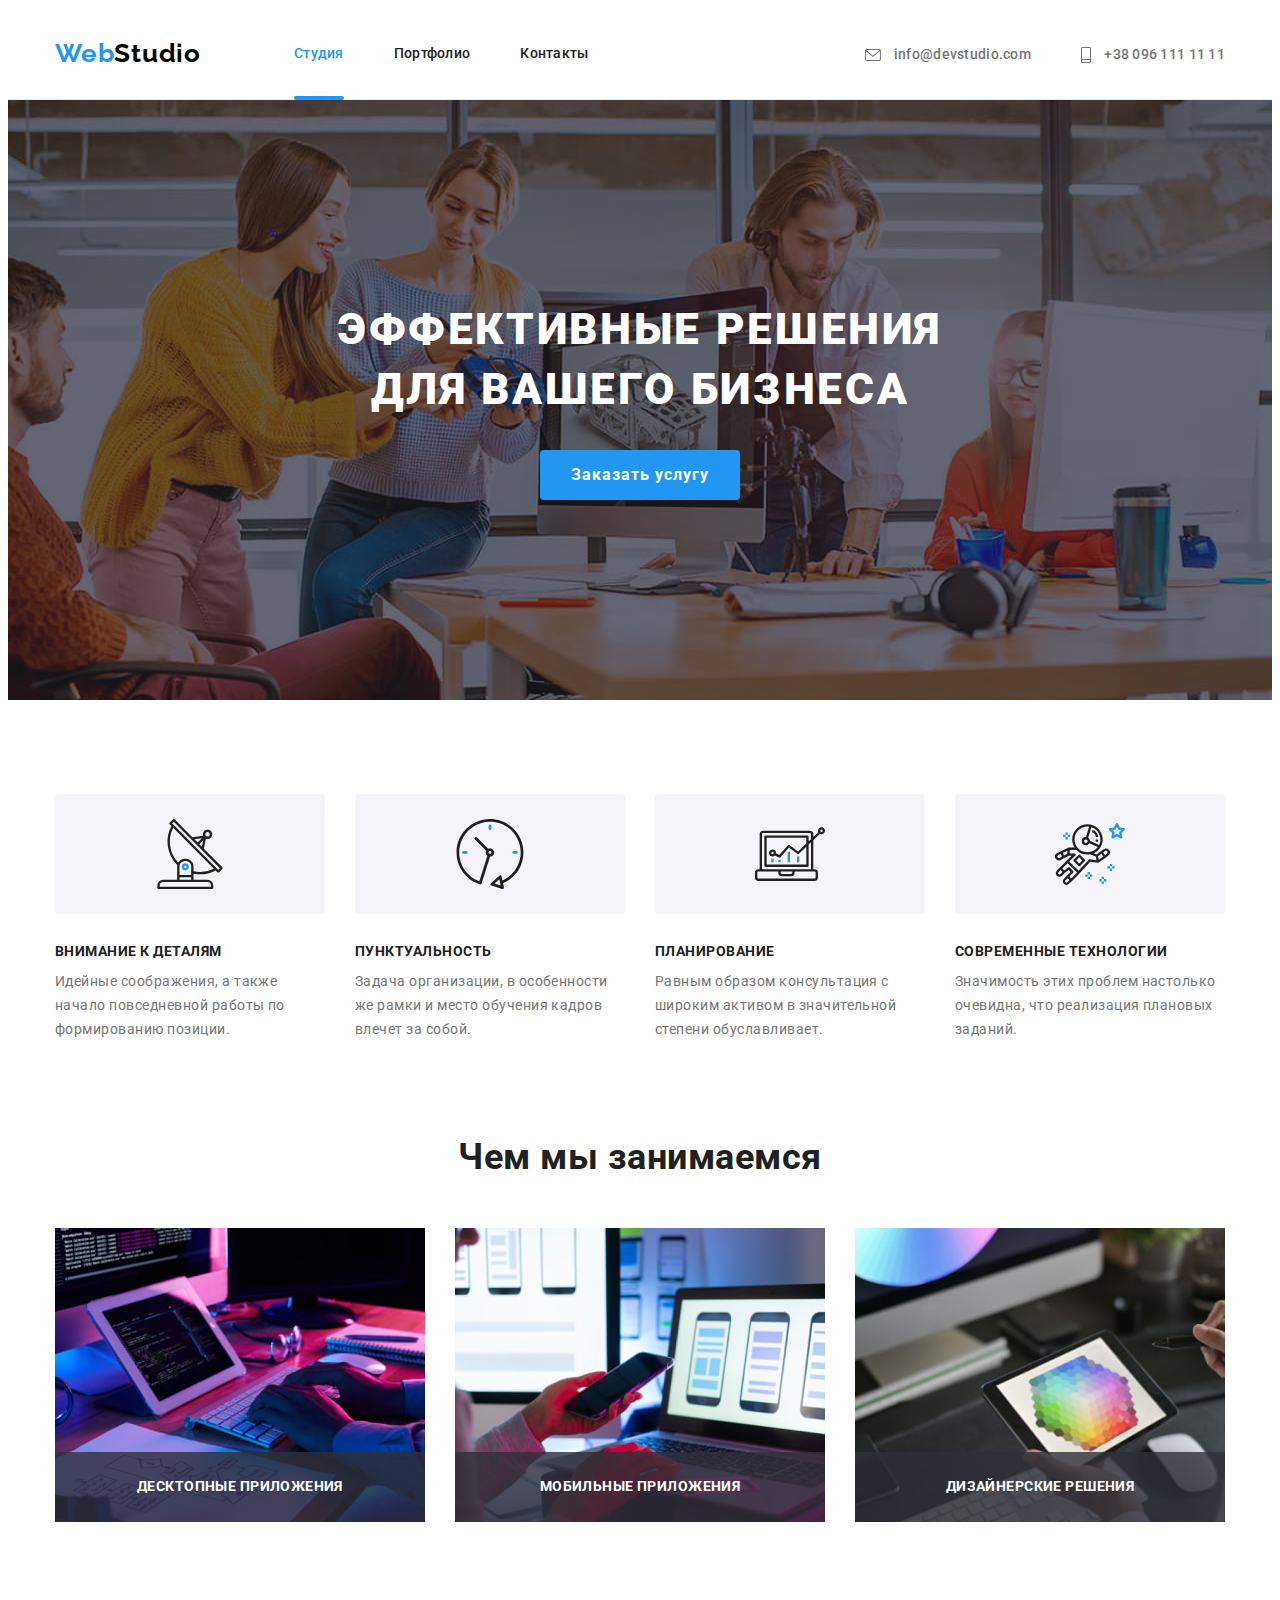
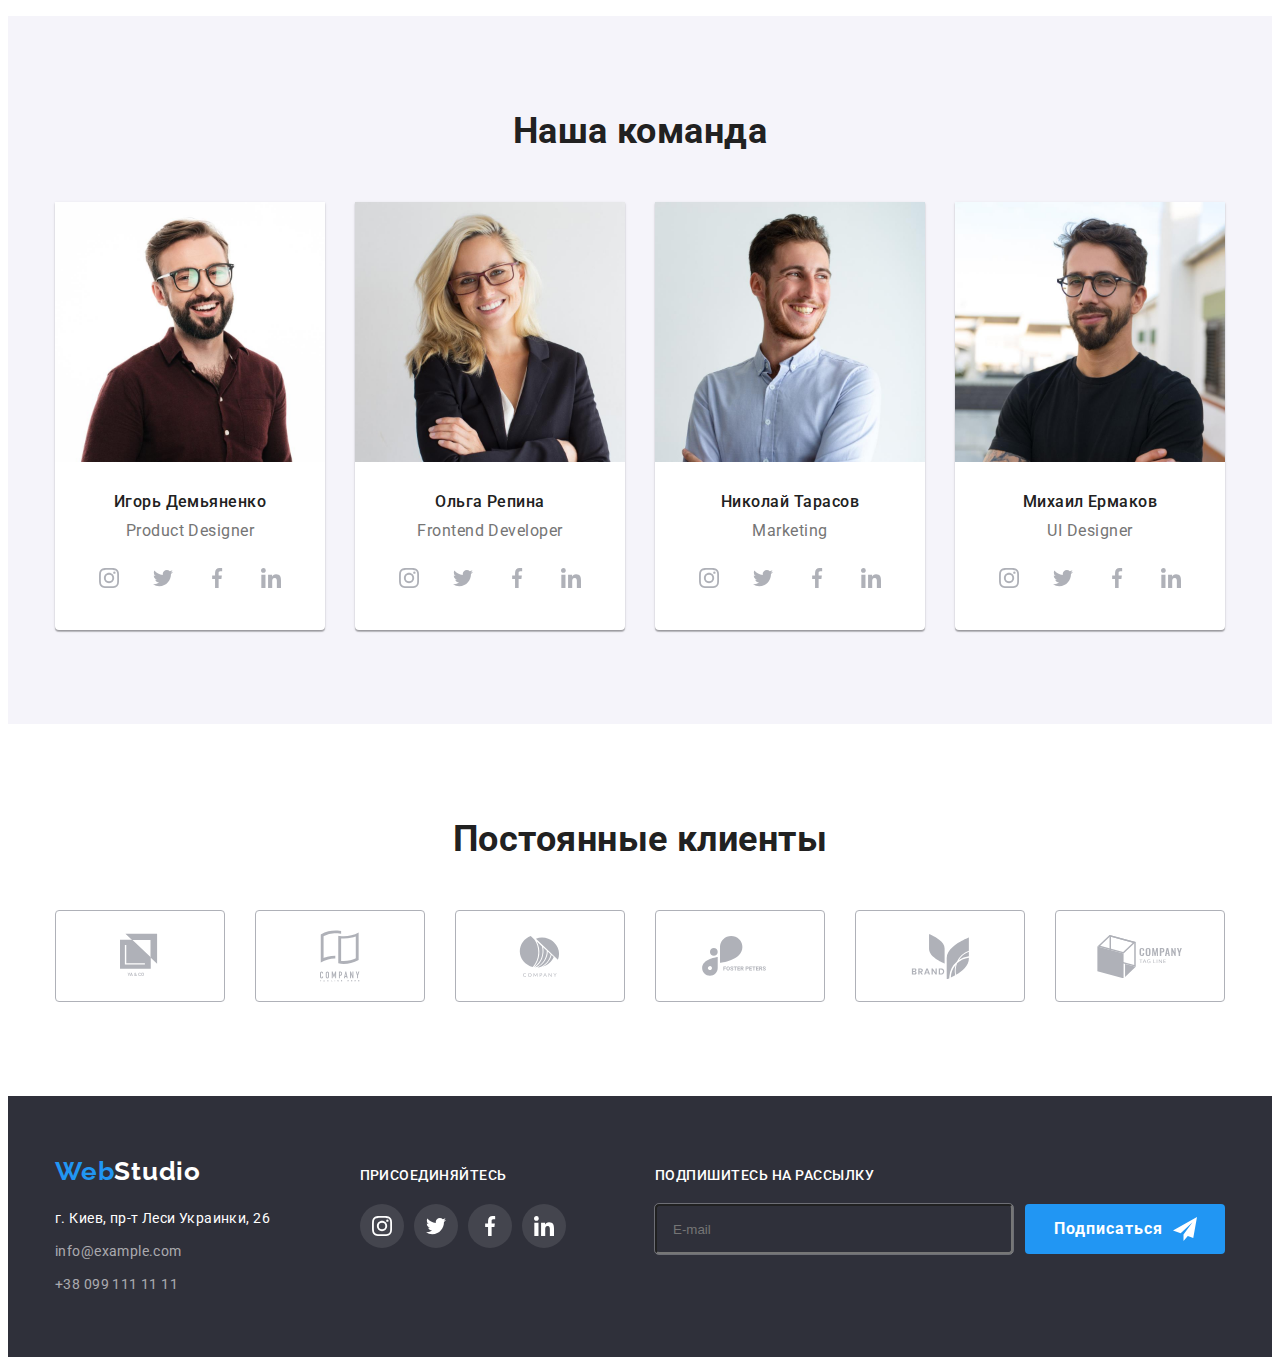
<file: index.html>
<!DOCTYPE html>
<html lang="ru">
  <head>
    <meta charset="UTF-8" />
    <meta http-equiv="X-UA-Compatible" content="IE=edge" />
    <meta name="viewport" content="width=device-width, initial-scale=1.0" />
    <title>WebStudio</title>
    <link rel="preconnect" href="https://fonts.googleapis.com" />
    <link rel="preconnect" href="https://fonts.gstatic.com" crossorigin />
    <link
      href="https://fonts.googleapis.com/css2?family=Raleway:wght@700&family=Roboto:ital,wght@0,500;0,700;1,400;1,700&display=swap"
      rel="stylesheet"
    />
    <link
      rel="stylesheet"
      href="https://cdnjs.cloudflare.com/ajax/libs/modern-normalize/1.1.0/modern-normalize.min.css"
      integrity="sha512-wpPYUAdjBVSE4KJnH1VR1HeZfpl1ub8YT/NKx4PuQ5NmX2tKuGu6U/JRp5y+Y8XG2tV+wKQpNHVUX03MfMFn9Q=="
      crossorigin="anonymous"
      referrerpolicy="no-referrer"
    />
    <link rel="stylesheet" href="./css/main.min.css" />
  </head>
  <body>
    <header class="main-header">
      <div class="container header-container">
        <nav class="main-nav">
          <a href="./index.html" lang="en" class="logo main-logo"
            >Web<span class="header-logo">Studio</span></a
          >
          <ul class="site-nav list">
            <li class="site-nav__item">
              <a href="./index.html" class="site-nav__link current">Студия</a>
            </li>
            <li class="site-nav__item">
              <a href="./portfolio.html" class="site-nav__link">Портфолио</a>
            </li>
            <li class="site-nav__item">
              <a href="Контакты" class="site-nav__link">Контакты</a>
            </li>
          </ul>
        </nav>
        <ul class="auth-nav list">
          <li class="auth-nav__item">
            <a href="mailto:info@devstudio.com" class="auth-nav__link">
              <svg class="auth-nav__icon icon-email">
                <use href="./images/icons.svg#icon-email"></use>
              </svg>
              info@devstudio.com</a
            >
          </li>
          <li class="auth-nav__item">
            <a href="tel:+380961111111" class="auth-nav__link">
              <svg class="auth-nav__icon icon-phone">
                <use href="./images/icons.svg#icon-phone"></use>
              </svg>
              +38 096 111 11 11</a
            >
          </li>
        </ul>
      </div>
    </header>
    <main>
      <section class="hero">
        <div class="container">
          <h1 class="hero__titel">Эффективные решения для вашего бизнеса</h1>
          <button type="button" class="hero__button button" data-modal-open>
            Заказать услугу
          </button>
        </div>
      </section>
      <div class="backdrop is-hidden" data-modal>
        <div class="modal">
          <form action="#" class="form">
            <p class="form__text">Оставьте свои данные, мы вам перезвоним</p>
            <label class="form__label"
              >Имя
              <span class="form__field">
                <input type="text" class="form__input" name="name" required />
                <svg class="form__icon" width="18" height="18">
                  <use href="./images/icons.svg#icon-person"></use></svg></span
            ></label>
            <label class="form__label"
              >Телефон
              <span class="form__field">
                <input type="tel" class="form__input" name="tel" required />
                <svg class="form__icon" width="18" height="18">
                  <use
                    href="./images/icons.svg#icon-phonee-data"
                  ></use></svg></span
            ></label>

            <label class="form__label"
              >Почта
              <span class="form__field">
                <input type="email" class="form__input" name="mail" required />
                <svg class="form__icon" width="18" height="18">
                  <use href="./images/icons.svg#icon-emaill"></use></svg></span
            ></label>

            <label class="form__coment"
              >Комментарий
              <textarea
                class="form__textarea"
                name="coment"
                placeholder="Введите текст"
              ></textarea>
            </label>

            <div class="checkbox__field">
              <input
                type="checkbox"
                name="policy"
                id="policy"
                class="checkbox__policy visually-hidden"
              />
              <label for="policy" class="policy__label"
                >Соглашаюсь с рассылкой и принимаю&nbsp;<a
                  href="#"
                  class="contract"
                >
                  Условия договора</a
                ></label
              >
            </div>
            <button type="submit" class="submit__button button">
              Отправить
            </button>
          </form>
          <button class="modal__buttom" data-modal-close>
            <svg width="18" height="18">
              <use href="./images/icons.svg#icon-close"></use>
            </svg>
          </button>
        </div>
      </div>
      <section class="features">
        <div class="container">
          <h2 hidden>Особености</h2>
          <ul class="features__list list">
            <li class="features__item features__antena">
              <h3 class="features__titel">Внимание к деталям</h3>
              <p class="features__text">
                Идейные соображения, а также начало повседневной работы по
                формированию позиции.
              </p>
            </li>
            <li class="features__item features__clock">
              <h3 class="features__titel">Пунктуальность</h3>
              <p class="features__text">
                Задача организации, в особенности же рамки и место обучения
                кадров влечет за собой.
              </p>
            </li>
            <li class="features__item features__diagram">
              <h3 class="features__titel">Планирование</h3>
              <p class="features__text">
                Равным образом консультация с широким активом в значительной
                степени обуславливает.
              </p>
            </li>
            <li class="features__item features__astronaut">
              <h3 class="features__titel">Современные технологии</h3>
              <p class="features__text">
                Значимость этих проблем настолько очевидна, что реализация
                плановых заданий.
              </p>
            </li>
          </ul>
        </div>
      </section>
      <section class="works">
        <div class="container">
          <h2 class="works__titel">Чем мы занимаемся</h2>
          <ul class="works__list list">
            <li class="works__item">
              <div class="works__envelope">
                <div class="works__box">
                  <p class="works__text">Десктопные приложения</p>
                </div>
                <img
                  class="works__img"
                  src="./images/main-img-3.jpg"
                  alt="програмист печатает на клавиатуре"
                />
              </div>
            </li>
            <li class="works__item">
              <div class="works__envelope">
                <div class="works__box">
                  <p class="works__text">Мобильные приложения</p>
                </div>
                <img
                  class="works__img"
                  src="./images/main-img-1.jpg"
                  alt="девушка держит телефон"
                />
              </div>
            </li>
            <li class="works__item">
              <div class="works__envelope">
                <div class="works__box">
                  <p class="works__text">Дизайнерские решения</p>
                </div>
                <img
                  class="works__img"
                  src="./images/main-img-2.jpg"
                  alt="планшет с графикой"
                />
              </div>
            </li>
          </ul>
        </div>
      </section>
      <section class="team">
        <div class="container">
          <h2 class="team__titel">Наша команда</h2>
          <ul class="team__list list">
            <li class="team__item">
              <img
                class="team__img"
                src="./images/igor.jpg"
                alt="Игорь Демьяненко"
                width="270"
              />
              <div class="team__envelope">
                <h3 class="team__name">Игорь Демьяненко</h3>
                <p class="team__text" lang="en">Product Designer</p>
                <ul class="social__list list">
                  <li class="social__item">
                    <a href="" class="social__link">
                      <svg class="social__icon" width="20" height="20">
                        <use href="./images/icons.svg#icon-instagram"></use>
                      </svg>
                    </a>
                  </li>
                  <li class="social__item">
                    <a href="" class="social__link">
                      <svg class="social__icon" width="20" height="20">
                        <use href="./images/icons.svg#icon-twitter"></use>
                      </svg>
                    </a>
                  </li>
                  <li class="social__item">
                    <a href="" class="social__link">
                      <svg class="social__icon" width="20" height="20">
                        <use href="./images/icons.svg#icon-facebook"></use>
                      </svg>
                    </a>
                  </li>
                  <li class="social__item">
                    <a href="" class="social__link">
                      <svg class="social__icon" width="20" height="20">
                        <use href="./images/icons.svg#icon-linkedin"></use>
                      </svg>
                    </a>
                  </li>
                </ul>
              </div>
            </li>
            <li class="team__item">
              <img
                class="team__img"
                src="./images/olga.jpg"
                alt="Ольга Репина"
                width="270"
              />
              <div class="team__envelope">
                <h3 class="team__name">Ольга Репина</h3>
                <p class="team__text" lang="en">Frontend Developer</p>
                <ul class="social__list list">
                  <li class="social__item">
                    <a href="" class="social__link">
                      <svg class="social__icon" width="20" height="20">
                        <use href="./images/icons.svg#icon-instagram"></use>
                      </svg>
                    </a>
                  </li>
                  <li class="social__item">
                    <a href="" class="social__link">
                      <svg class="social__icon" width="20" height="20">
                        <use href="./images/icons.svg#icon-twitter"></use>
                      </svg>
                    </a>
                  </li>
                  <li class="social__item">
                    <a href="" class="social__link">
                      <svg class="social__icon" width="20" height="20">
                        <use href="./images/icons.svg#icon-facebook"></use>
                      </svg>
                    </a>
                  </li>
                  <li class="social__item">
                    <a href="" class="social__link">
                      <svg class="social__icon" width="20" height="20">
                        <use href="./images/icons.svg#icon-linkedin"></use>
                      </svg>
                    </a>
                  </li>
                </ul>
              </div>
            </li>
            <li class="team__item">
              <img
                class="team__img"
                src="./images/nikolay.jpg"
                alt="Николай Тарасов"
                width="270"
              />
              <div class="team__envelope">
                <h3 class="team__name">Николай Тарасов</h3>
                <p class="team__text" lang="en">Marketing</p>
                <ul class="social__list list">
                  <li class="social__item">
                    <a href="" class="social__link">
                      <svg class="social__icon" width="20" height="20">
                        <use href="./images/icons.svg#icon-instagram"></use>
                      </svg>
                    </a>
                  </li>
                  <li class="social__item">
                    <a href="" class="social__link">
                      <svg class="social__icon" width="20" height="20">
                        <use href="./images/icons.svg#icon-twitter"></use>
                      </svg>
                    </a>
                  </li>
                  <li class="social__item">
                    <a href="" class="social__link">
                      <svg class="social__icon" width="20" height="20">
                        <use href="./images/icons.svg#icon-facebook"></use>
                      </svg>
                    </a>
                  </li>
                  <li class="social__item">
                    <a href="" class="social__link">
                      <svg class="social__icon" width="20" height="20">
                        <use href="./images/icons.svg#icon-linkedin"></use>
                      </svg>
                    </a>
                  </li>
                </ul>
              </div>
            </li>
            <li class="team__item">
              <img
                class="team__img"
                src="./images/mihail.jpg"
                alt="Михаил Ермаков"
                width="270"
              />
              <div class="team__envelope">
                <h3 class="team__name">Михаил Ермаков</h3>
                <p class="team__text" lang="en">UI Designer</p>
                <ul class="social__list list">
                  <li class="social__item">
                    <a href="" class="social__link">
                      <svg class="social__icon" width="20" height="20">
                        <use href="./images/icons.svg#icon-instagram"></use>
                      </svg>
                    </a>
                  </li>
                  <li class="social__item">
                    <a href="" class="social__link">
                      <svg class="social__icon" width="20" height="20">
                        <use href="./images/icons.svg#icon-twitter"></use>
                      </svg>
                    </a>
                  </li>
                  <li class="social__item">
                    <a href="" class="social__link">
                      <svg class="social__icon" width="20" height="20">
                        <use href="./images/icons.svg#icon-facebook"></use>
                      </svg>
                    </a>
                  </li>
                  <li class="social__item">
                    <a href="" class="social__link">
                      <svg class="social__icon" width="20" height="20">
                        <use href="./images/icons.svg#icon-linkedin"></use>
                      </svg>
                    </a>
                  </li>
                </ul>
              </div>
            </li>
          </ul>
        </div>
      </section>
      <section class="client">
        <div class="container">
          <h2 class="client__titel">Постоянные клиенты</h2>
          <ul class="client__list list">
            <li class="client__item">
              <a href="" class="client__link">
                <svg class="client__icon" width="41" height="46.7">
                  <use href="./images/icons.svg#icon-logo-one"></use>
                </svg>
              </a>
            </li>
            <li class="client__item">
              <a href="" class="client__link">
                <svg class="client__icon" width="40" height="52">
                  <use href="./images/icons.svg#icon-logo-two"></use>
                </svg>
              </a>
            </li>
            <li class="client__item">
              <a href="" class="client__link">
                <svg class="client__icon" width="43.5" height="41.2">
                  <use href="./images/icons.svg#icon-logo-three"></use>
                </svg>
              </a>
            </li>
            <li class="client__item">
              <a href="" class="client__link">
                <svg class="client__icon" width="84.4" height="40.6">
                  <use href="./images/icons.svg#icon-logo-four"></use>
                </svg>
              </a>
            </li>
            <li class="client__item">
              <a href="" class="client__link">
                <svg class="client__icon" width="62.5" height="45.4">
                  <use href="./images/icons.svg#icon-logo-five"></use>
                </svg>
              </a>
            </li>
            <li class="client__item">
              <a href="" class="client__link">
                <svg class="client__icon" width="93.8" height="43.9">
                  <use href="./images/icons.svg#icon-logo-six"></use>
                </svg>
              </a>
            </li>
          </ul>
        </div>
      </section>
    </main>
    <footer class="footer">
      <div class="container footer__container">
        <div class="footer__envelope">
          <a href="./index.html" class="footer__logo logo"
            >Web<span class="footer__label">Studio</span></a
          >
          <address class="address">
            <ul class="address__list">
              <li class="address__item">
                <a
                  href="https://www.google.com/maps/place"
                  class="address__address"
                  >г. Киев, пр-т Леси Украинки, 26</a
                >
              </li>
              <li class="address__item">
                <a href="mailto:info@example.com" class="address__link"
                  >info@example.com</a
                >
              </li>
              <li class="address__item">
                <a href="tel:+380991111111" class="address__link"
                  >+38 099 111 11 11</a
                >
              </li>
            </ul>
          </address>
        </div>
        <div class="footer__envelope">
          <p class="footer__text">присоединяйтесь</p>
          <ul class="social__list list">
            <li class="social__item">
              <a href="" class="footer__social-link social__link">
                <svg
                  class="social__icon footer__social-icon"
                  width="20"
                  height="20"
                >
                  <use href="./images/icons.svg#icon-instagram"></use>
                </svg>
              </a>
            </li>
            <li class="social__item">
              <a href="" class="footer__social-link social__link">
                <svg
                  class="social__icon footer__social-icon"
                  width="20"
                  height="20"
                >
                  <use href="./images/icons.svg#icon-twitter"></use>
                </svg>
              </a>
            </li>
            <li class="social__item">
              <a href="" class="footer__social-link social__link">
                <svg
                  class="social__icon footer__social-icon"
                  width="20"
                  height="20"
                >
                  <use href="./images/icons.svg#icon-facebook"></use>
                </svg>
              </a>
            </li>
            <li class="social__item">
              <a href="" class="footer__social-link social__link">
                <svg
                  class="social__icon footer__social-icon"
                  width="20"
                  height="20"
                >
                  <use href="./images/icons.svg#icon-linkedin"></use>
                </svg>
              </a>
            </li>
          </ul>
        </div>
        <div class="footer__mailing">
          <p class="footer__text">Подпишитесь на рассылку</p>
          <form action="#" class="footer__form">
            <input
              type="text"
              class="footer__form-input"
              name="mail"
              placeholder="E-mail"
              required
            />
            <span class="footer__button-field">
              <button type="submit" class="footer__button button">
                Подписаться
              </button>
              <span class="footer__button-icon"></span>
            </span>
          </form>
        </div>
      </div>
    </footer>
    <script src="./js/modal.js"></script>
  </body>
</html>
</file>
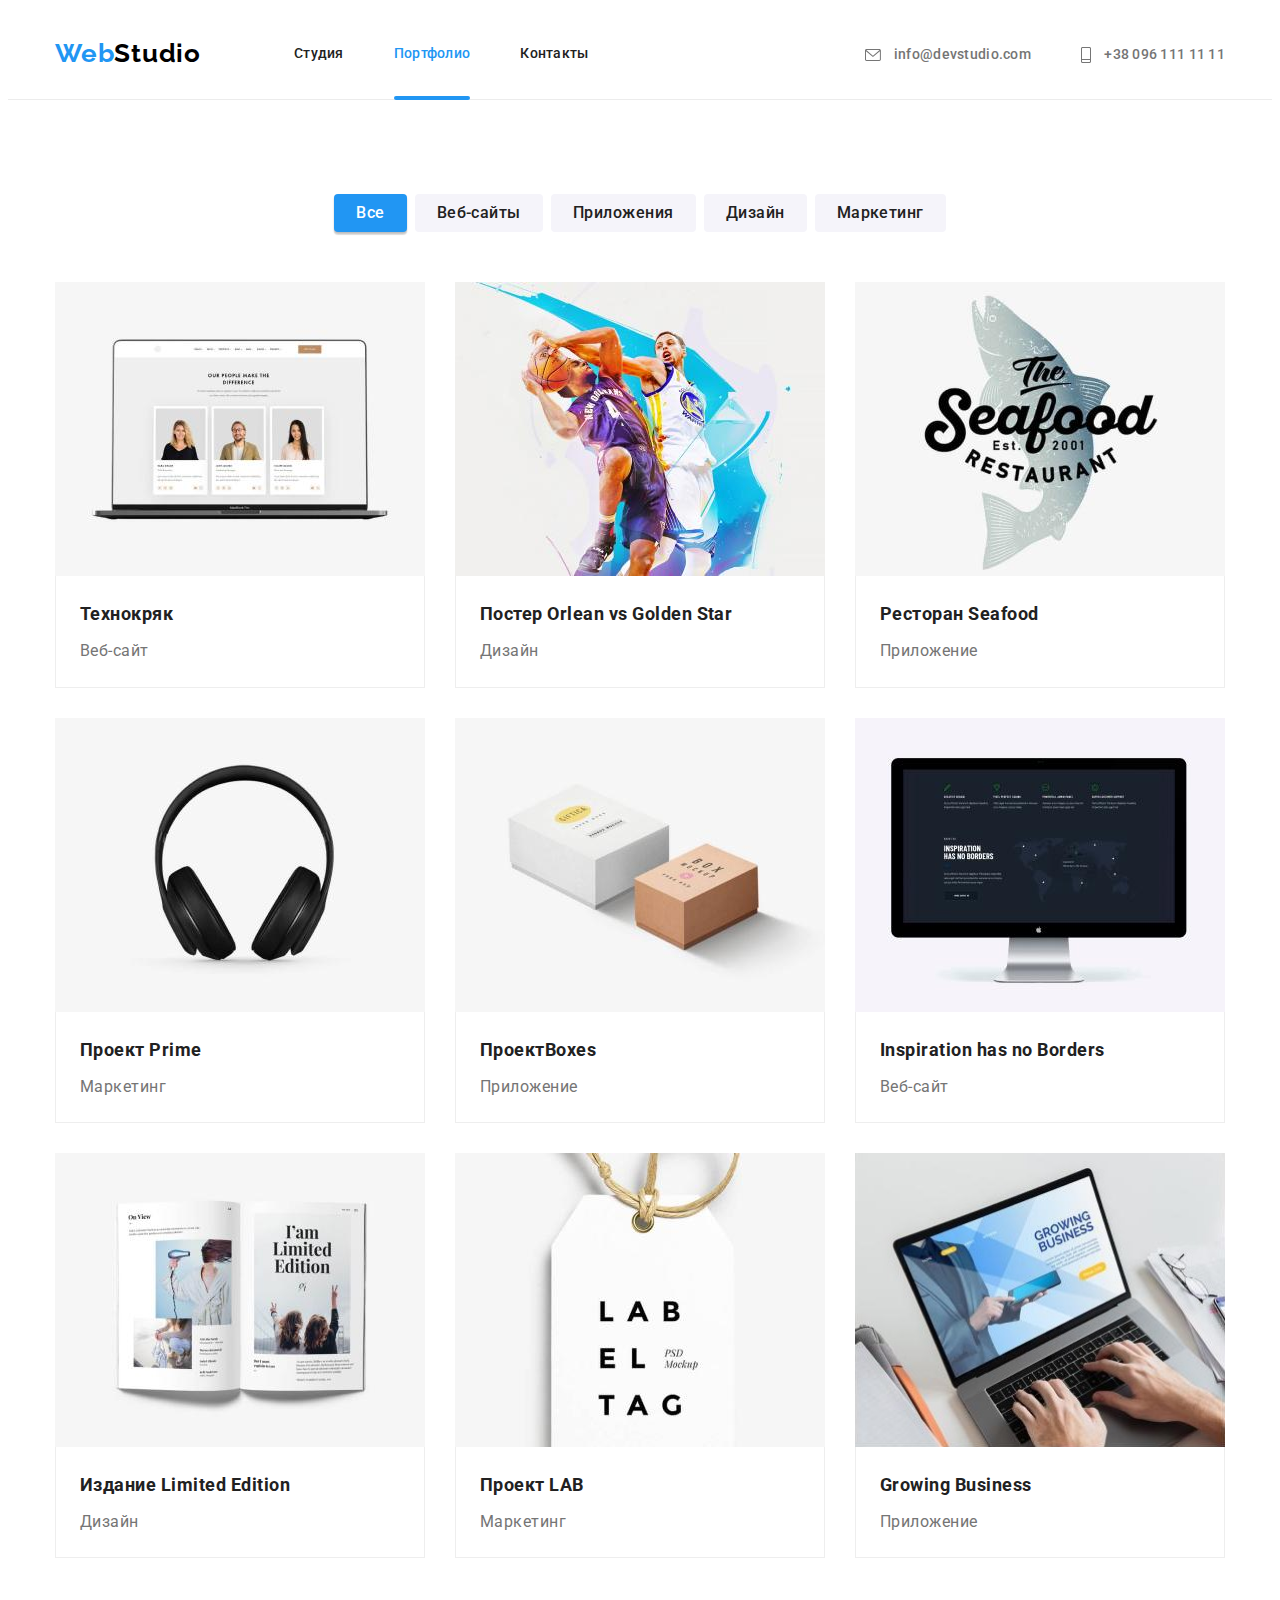
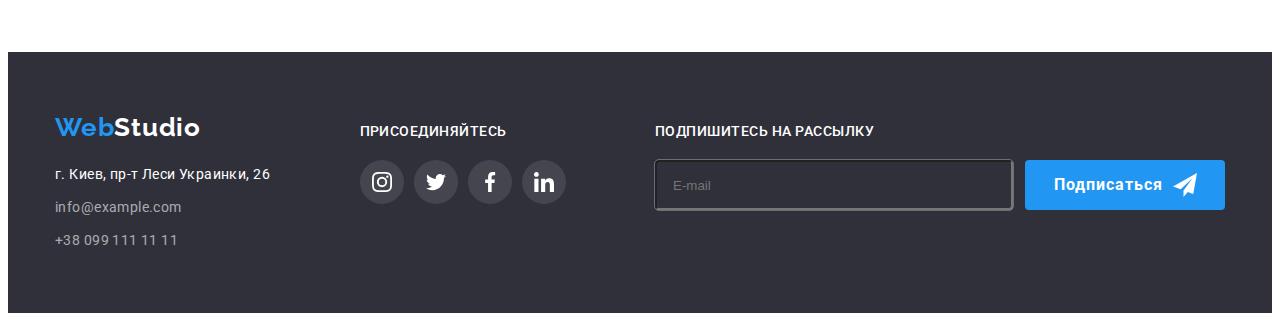
<file: portfolio.html>
<!DOCTYPE html>
<html lang="ru">
  <head>
    <meta charset="UTF-8" />
    <meta http-equiv="X-UA-Compatible" content="IE=edge" />
    <meta name="viewport" content="width=device-width, initial-scale=1.0" />
    <title>WebStudio</title>
    <link rel="preconnect" href="https://fonts.googleapis.com" />
    <link rel="preconnect" href="https://fonts.gstatic.com" crossorigin />
    <link
      href="https://fonts.googleapis.com/css2?family=Raleway:wght@700&family=Roboto:ital,wght@0,500;0,700;1,400;1,700&display=swap"
      rel="stylesheet"
    />
    <link
      rel="stylesheet"
      href="https://cdnjs.cloudflare.com/ajax/libs/modern-normalize/1.1.0/modern-normalize.min.css"
      integrity="sha512-wpPYUAdjBVSE4KJnH1VR1HeZfpl1ub8YT/NKx4PuQ5NmX2tKuGu6U/JRp5y+Y8XG2tV+wKQpNHVUX03MfMFn9Q=="
      crossorigin="anonymous"
      referrerpolicy="no-referrer"
    />
    <link rel="stylesheet" href="./css/main.min.css" />
  </head>
  <body>
    <header class="main-header">
      <div class="container header-container">
        <nav class="main-nav">
          <a href="./index.html" lang="en" class="logo main-logo"
            >Web<span class="header-logo">Studio</span></a
          >
          <ul class="site-nav list">
            <li class="site-nav__item">
              <a href="./index.html" class="site-nav__link">Студия</a>
            </li>
            <li class="site-nav__item">
              <a href="./portfolio.html" class="site-nav__link current"
                >Портфолио</a
              >
            </li>
            <li class="site-nav__item">
              <a href="Контакты" class="site-nav__link">Контакты</a>
            </li>
          </ul>
        </nav>
        <ul class="auth-nav list">
          <li class="auth-nav__item">
            <a href="mailto:info@devstudio.com" class="auth-nav__link">
              <svg class="auth-nav__icon icon-email">
                <use href="./images/icons.svg#icon-email"></use>
              </svg>
              info@devstudio.com</a
            >
          </li>
          <li class="auth-nav__item">
            <a href="tel:+380961111111" class="auth-nav__link">
              <svg class="auth-nav__icon icon-phone">
                <use href="./images/icons.svg#icon-phone"></use>
              </svg>
              +38 096 111 11 11</a
            >
          </li>
        </ul>
      </div>
    </header>
    <main>
      <section class="section">
        <div class="container">
          <h1 hidden>Примеры работ</h1>
          <ul class="list button__list">
            <li class="button__item">
              <button type="button" class="button__example active">Все</button>
            </li>
            <li class="button__item">
              <button type="button" class="button__example">Веб-сайты</button>
            </li>
            <li class="button__item">
              <button type="button" class="button__example">Приложения</button>
            </li>
            <li class="button__item">
              <button type="button" class="button__example">Дизайн</button>
            </li>
            <li class="button__item">
              <button type="button" class="button__example">Маркетинг</button>
            </li>
          </ul>
          <ul class="list example__list">
            <li class="example__item">
              <a href="" class="example__link">
                <div class="thumb">
                  <img
                    class="example__img"
                    src="./images/portfolio/tex-site.jpg"
                    alt="Ноутбук"
                  />
                  <div class="overlay">
                    <p class="overlay__text">
                      Технокряк это современная площадка распространения
                      коронавируса. Компании используют эту платформу для
                      цифрового шпионажа и атак на защищённые сервера
                      конкурентов.
                    </p>
                  </div>
                </div>

                <div class="example__content">
                  <h2 class="example__name">Технокряк</h2>
                  <p class="example__text">Веб-сайт</p>
                </div>
              </a>
            </li>

            <li class="example__item">
              <a href="" class="example__link"
                ><div class="thumb">
                  <img
                    class="example__img"
                    src="./images/portfolio/poster.jpg"
                    alt="Два баскетболиста с мячом"
                  />
                  <div class="overlay">
                    <p class="overlay__text">
                      Технокряк это современная площадка распространения
                      коронавируса. Компании используют эту платформу для
                      цифрового шпионажа и атак на защищённые сервера
                      конкурентов.
                    </p>
                  </div>
                </div>
                <div class="example__content">
                  <h2 class="example__name">
                    Постер <span lang="en"> Orlean vs Golden Star</span>
                  </h2>
                  <p class="example__text">Дизайн</p>
                </div></a
              >
            </li>

            <li class="example__item">
              <a href="" class="example__link"
                ><div class="thumb">
                  <img
                    class="example__img"
                    src="./images/portfolio/restaurant.jpg"
                    alt="Эмблема ресторана"
                  />
                  <div class="overlay">
                    <p class="overlay__text">
                      Технокряк это современная площадка распространения
                      коронавируса. Компании используют эту платформу для
                      цифрового шпионажа и атак на защищённые сервера
                      конкурентов.
                    </p>
                  </div>
                </div>
                <div class="example__content">
                  <h2 class="example__name">
                    Ресторан <span lang="en">Seafood</span>
                  </h2>
                  <p class="example__text">Приложение</p>
                </div></a
              >
            </li>

            <li class="example__item">
              <a href="" class="example__link"
                ><div class="thumb">
                  <img
                    class="example__img"
                    src="./images/portfolio/project-prime.jpg"
                    alt="Наушники"
                  />
                  <div class="overlay">
                    <p class="overlay__text">
                      Технокряк это современная площадка распространения
                      коронавируса. Компании используют эту платформу для
                      цифрового шпионажа и атак на защищённые сервера
                      конкурентов.
                    </p>
                  </div>
                </div>
                <div class="example__content">
                  <h2 class="example__name">
                    Проект <span lang="en">Prime</span>
                  </h2>
                  <p class="example__text">Маркетинг</p>
                </div></a
              >
            </li>

            <li class="example__item">
              <a href="" class="example__link"
                ><div class="thumb">
                  <img
                    class="example__img"
                    src="./images/portfolio/project-boxes.jpg"
                    alt="Две коробки"
                  />
                  <div class="overlay">
                    <p class="overlay__text">
                      Технокряк это современная площадка распространения
                      коронавируса. Компании используют эту платформу для
                      цифрового шпионажа и атак на защищённые сервера
                      конкурентов.
                    </p>
                  </div>
                </div>
                <div class="example__content">
                  <h2 class="example__name">
                    Проект<span lang="en">Boxes</span>
                  </h2>
                  <p class="example__text">Приложение</p>
                </div></a
              >
            </li>

            <li class="example__item">
              <a href="" class="example__link"
                ><div class="thumb">
                  <img
                    class="example__img"
                    src="./images/portfolio/inspiration-has-no-border.jpg"
                    alt="Монитор"
                  />
                  <div class="overlay">
                    <p class="overlay__text">
                      Технокряк это современная площадка распространения
                      коронавируса. Компании используют эту платформу для
                      цифрового шпионажа и атак на защищённые сервера
                      конкурентов.
                    </p>
                  </div>
                </div>
                <div class="example__content">
                  <h2 class="example__name">
                    <span lang="en">Inspiration has no Borders</span>
                  </h2>
                  <p class="example__text">Веб-сайт</p>
                </div></a
              >
            </li>

            <li class="example__item">
              <a href="" class="example__link"
                ><div class="thumb">
                  <img
                    class="example__img"
                    src="./images/portfolio/limited-edition.jpg"
                    alt="Журнал"
                  />
                  <div class="overlay">
                    <p class="overlay__text">
                      Технокряк это современная площадка распространения
                      коронавируса. Компании используют эту платформу для
                      цифрового шпионажа и атак на защищённые сервера
                      конкурентов.
                    </p>
                  </div>
                </div>
                <div class="example__content">
                  <h2 class="example__name">
                    Издание <span lang="en">Limited Edition</span>
                  </h2>
                  <p class="example__text">Дизайн</p>
                </div></a
              >
            </li>

            <li class="example__item">
              <a href="" class="example__link"
                ><div class="thumb">
                  <img
                    class="example__img"
                    src="./images/portfolio/project-lab.jpg"
                    alt="Этикетка"
                  />
                  <div class="overlay">
                    <p class="overlay__text">
                      Технокряк это современная площадка распространения
                      коронавируса. Компании используют эту платформу для
                      цифрового шпионажа и атак на защищённые сервера
                      конкурентов.
                    </p>
                  </div>
                </div>
                <div class="example__content">
                  <h2 class="example__name">
                    Проект <span lang="en">LAB</span>
                  </h2>
                  <p class="example__text">Маркетинг</p>
                </div></a
              >
            </li>

            <li class="example__item">
              <a href="" class="example__link"
                ><div class="thumb">
                  <img
                    class="example-img business-img"
                    src="./images/portfolio/gruving-business.jpg"
                    alt="Мужчина печатает на планшете"
                  />
                  <div class="overlay">
                    <p class="overlay__text">
                      Технокряк это современная площадка распространения
                      коронавируса. Компании используют эту платформу для
                      цифрового шпионажа и атак на защищённые сервера
                      конкурентов.
                    </p>
                  </div>
                </div>
                <div class="example__content">
                  <h2 class="example__name">
                    <span lang="en">Growing Business</span>
                  </h2>
                  <p class="example__text">Приложение</p>
                </div></a
              >
            </li>
          </ul>
        </div>
      </section>
    </main>
    <footer class="footer">
      <div class="container footer__container">
        <div class="footer__envelope">
          <a href="./index.html" class="footer__logo logo"
            >Web<span class="footer__label">Studio</span></a
          >
          <address class="address">
            <ul class="address__list">
              <li class="address__item">
                <a
                  href="https://www.google.com/maps/place"
                  class="address__address"
                  >г. Киев, пр-т Леси Украинки, 26</a
                >
              </li>
              <li class="address__item">
                <a href="mailto:info@example.com" class="address__link"
                  >info@example.com</a
                >
              </li>
              <li class="address__item">
                <a href="tel:+380991111111" class="address__link"
                  >+38 099 111 11 11</a
                >
              </li>
            </ul>
          </address>
        </div>
        <div class="footer__envelope">
          <p class="footer__text">присоединяйтесь</p>
          <ul class="social__list list">
            <li class="social__item">
              <a href="" class="footer__social-link social__link">
                <svg
                  class="social__icon footer__social-icon"
                  width="20"
                  height="20"
                >
                  <use href="./images/icons.svg#icon-instagram"></use>
                </svg>
              </a>
            </li>
            <li class="social__item">
              <a href="" class="footer__social-link social__link">
                <svg
                  class="social__icon footer__social-icon"
                  width="20"
                  height="20"
                >
                  <use href="./images/icons.svg#icon-twitter"></use>
                </svg>
              </a>
            </li>
            <li class="social__item">
              <a href="" class="footer__social-link social__link">
                <svg
                  class="social__icon footer__social-icon"
                  width="20"
                  height="20"
                >
                  <use href="./images/icons.svg#icon-facebook"></use>
                </svg>
              </a>
            </li>
            <li class="social__item">
              <a href="" class="footer__social-link social__link">
                <svg
                  class="social__icon footer__social-icon"
                  width="20"
                  height="20"
                >
                  <use href="./images/icons.svg#icon-linkedin"></use>
                </svg>
              </a>
            </li>
          </ul>
        </div>
        <div class="footer__mailing">
          <p class="footer__text">Подпишитесь на рассылку</p>
          <form action="#" class="footer__form">
            <input
              type="text"
              class="footer__form-input"
              name="mail"
              placeholder="E-mail"
              required
            />
            <span class="footer__button-field">
              <button type="submit" class="footer__button button">
                Подписаться
              </button>
              <span class="footer__button-icon"></span>
            </span>
          </form>
        </div>
      </div>
    </footer>
  </body>
</html>
</file>
<file: css/main.min.css>
:root{--primary-text-color: #212121;--first-color: #ffffff;--second-color: #757575;--accent-color: #2196f3;--header-footer-background-color: #2f303a;--section-background-color: #e5e5e5;--section-team-background-color: #f5f4fa;--footer-link-color: rgba(255, 255, 255, 0.6);--header-logo-color: #000000;--hero-hover: #188ce8;--border-header-line: #ececec;--example-border: #eeeeee;--social-color: #afb1b8;--footer-social-color: rgba(255, 255, 255, 0.1)}.visually-hidden{position:absolute;white-space:nowrap;width:1px;height:1px;overflow:hidden;border:0px;padding:0px;clip:rect(0 0 0 0);clip-path:inset(50%);margin:-1px}*,*::before,*::after{box-sizing:border-box}h1,h2,h3,h4,h5,h6,p,ul{margin:0;padding:0}body{background-color:var(--first-color);color:var(--primary-text-color);font-family:Roboto, sans-serif;line-height:1.71;letter-spacing:0.03em}.section{padding-top:94px;padding-bottom:94px;background-color:var(--first-color)}.container{width:1200px;margin:0 auto;padding:0 15px}.list{display:flex;list-style:none}.button{display:inline-block;width:200px;height:50px;font-family:Roboto;font-weight:700;font-size:16px;line-height:1.88;letter-spacing:0.06em;cursor:pointer;border-radius:4px;border:transparent;margin-right:auto;margin-left:auto;box-shadow:4px,0px,4px rgba(0,0,0,0.15);color:var(--first-color);background-color:var(--accent-color);transition:background-color 250ms cubic-bezier(0.4, 0, 0.2, 1),outline 250ms cubic-bezier(0.4, 0, 0.2, 1)}.main-logo{padding-top:24px;padding-bottom:25px}.logo{min-height:31px;color:var(--accent-color);text-decoration:none;font-family:Raleway, sans-serif;font-weight:700;font-size:26px;line-height:1.19;letter-spacing:0.03em}.header-logo{color:var(--header-logo-color);font-family:Raleway, sans-serif;font-size:26px;line-height:1.19;letter-spacing:0.03em}.main-nav{display:flex;align-items:center}.site-nav{display:flex;margin-left:93px}.site-nav .site-nav__item+.site-nav__item{margin-left:50px}.site-nav__link{display:block;padding-top:32px;padding-bottom:32px;color:var(--primary-color);font-family:Roboto, sans-serif;font-weight:500;font-size:14px;line-height:1.14;letter-spacing:0.02em;text-decoration:none;transition:color 250ms cubic-bezier(0.4, 0, 0.2, 1)}.site-nav__link:hover,.site-nav__link:focus{color:var(--accent-color)}.site-nav__link.current{display:flex;align-items:center;position:relative;color:var(--accent-color)}.site-nav__link.current::after{position:absolute;bottom:-6px;content:'';width:100%;height:4px;border-radius:2px;background-color:var(--accent-color)}.auth-nav{margin-left:auto;display:flex;justify-content:center;align-items:center;padding-top:32px;padding-bottom:32px}.auth-nav .auth-nav__item+.auth-nav__item{margin-left:50px}.auth-nav__link{font-family:Roboto, sans-serif;font-weight:500;font-size:14px;line-height:1.14;letter-spacing:0.02em;text-decoration:none;padding-top:32px;padding-bottom:32px;color:var(--second-color);transition:color 250ms cubic-bezier(0.4, 0, 0.2, 1)}.auth-nav__link:hover,.auth-nav__link:focus{color:var(--accent-color)}.auth-nav__icon{margin-right:10px;fill:var(--second-color);vertical-align:middle;transition:fill 250ms cubic-bezier(0.4, 0, 0.2, 1)}.icon-email{width:16px;height:12px}.icon-phone{width:10px;height:16px}.auth-nav__link:hover .auth-nav__icon,.auth-nav__link:focus .auth-nav__icon{fill:var(--accent-color)}.backdrop{position:fixed;top:0;left:0;z-index:2;width:100%;height:100%;background-color:rgba(0,0,0,0.2);transition:opacity 250ms cubic-bezier(0.4, 0, 0.2, 1)}.backdrop.is-hidden{opacity:0;pointer-events:none;visibility:hidden;transition:opacity 250ms cubic-bezier(0.4, 0, 0.2, 1),visibility 250ms cubic-bezier(0.4, 0, 0.2, 1)}.modal{position:absolute;top:50%;left:50%;transform:translate(-50%, -50%);padding:40px;min-width:528px;min-height:581px;border-radius:4px;box-shadow:1px,0px,2px rgba(0,0,0,0.2),1px,0px,1px rgba(0,0,0,0.14),3px,0px,1px rgba(0,0,0,0.12);background-color:var(--first-color)}.modal__buttom{display:flex;justify-content:center;align-items:center;width:30px;height:30px;border-radius:50%;background-color:var(--first-color);border:1px solid rgba(0,0,0,0.1);position:absolute;top:8px;right:8px;padding:0;margin:0;transition:fill 250ms cubic-bezier(0.4, 0, 0.2, 1)}.modal__buttom:hover,.modal__buttom:focus{fill:var(--accent-color);cursor:pointer}.form{display:inline-flex;flex-direction:column}.form__text{font-family:Roboto, sans-serif;font-weight:700;font-size:20px;line-height:1.15;letter-spacing:0.03em;text-align:center;margin-bottom:12px;color:var(--primary-text-color)}.form__label{font-family:Roboto, sans-serif;font-weight:400;font-size:12px;line-height:1.17;letter-spacing:0.01em;margin-bottom:10px;color:var(--second-color)}.form__field{display:block;position:relative;margin-top:4px}.form__input{width:100%;border-radius:4px;border:1px solid rgba(33,33,33,0.2);padding:11px 42px;box-shadow:1px,0px,2px rgba(0,0,0,0.2),1px,0px,1px rgba(0,0,0,0.14),3px,0px,1px rgba(0,0,0,0.12);transition:border-color 250ms cubic-bezier(0.4, 0, 0.2, 1);cursor:pointer}.form__input:focus+.form__icon{fill:var(--accent-color)}.form__input:focus{border-color:var(--accent-color);outline:none}.form__icon{display:block;position:absolute;top:50%;left:12px;transform:translateY(-50%);width:18px;height:18px;fill:var(--primary-text-color);transition:fill 250ms cubic-bezier(0.4, 0, 0.2, 1)}.form__coment{font-family:Roboto, sans-serif;font-weight:400;font-size:12px;line-height:1.17;letter-spacing:0.01em;margin-bottom:20px;color:var(--second-color)}.form__textarea{width:100%;height:120px;border:1px solid rgba(33,33,33,0.2);border-radius:4px;margin-top:4px;padding:12px 16px;box-shadow:1px,0px,2px rgba(0,0,0,0.2),1px,0px,1px rgba(0,0,0,0.14),3px,0px,1px rgba(0,0,0,0.12);transition:border-color 250ms cubic-bezier(0.4, 0, 0.2, 1)}.form__textarea::placeholder{font-family:Roboto, sans-serif;font-weight:400;font-size:14px;line-height:1.14;color:rgba(117,117,117,0.5);letter-spacing:0.01em}.form__textarea:focus{border-color:var(--accent-color);outline:none}textarea{resize:none}.checkbox__field{margin-bottom:30px}.policy__label::before{display:block;content:' ';width:16px;height:15px;border:1px solid var(--primary-text-color);border-radius:2px;cursor:pointer;margin-right:7px}.checkbox__policy:checked+.policy__label::before{background-image:url(../images/icon-check.svg);border:none}.checkbox__policy:focus+.policy__label::before{outline:1px solid var(--accent-color)}.policy__label{display:flex;align-items:center;justify-content:center;font-family:Roboto, sans-serif;font-weight:400;font-size:14px;line-height:1.7;letter-spacing:0.03em;color:var(--second-color)}.contract{color:var(--accent-color)}.submit__button{margin-right:auto;margin-left:auto}.submit__button:hover,.submit__button:focus{background-color:#188ce8;outline:2px solid #188ce8}.social__list{display:flex;justify-content:center;margin:0px;padding:0px}.social__item:not(:last-child){margin-right:10px}.social__item{display:flex;justify-content:center}.social__link{display:flex;justify-content:center;align-items:center;width:44px;height:44px;border-radius:50%;transition:fill 250ms cubic-bezier(0.4, 0, 0.2, 1),background-color 250ms cubic-bezier(0.4, 0, 0.2, 1)}.social__icon{fill:var(--social-color)}.social__link:hover,.social__link:focus{background-color:var(--accent-color);fill:var(--first-color)}.social__link:hover .social__icon,.social__link:focus .social__icon{fill:var(--first-color)}.address{font-family:Roboto;font-weight:400;font-size:14px;line-height:1.71;letter-spacing:0.03em;font-style:normal}.address__item:not(:last-child){margin-bottom:9px}.address__item:last-child{margin-bottom:0px}.address__list{list-style:none}.address__address{color:var(--first-color);text-decoration:none}.address__link{color:var(--footer-link-color);text-decoration:none;transition:color 250ms cubic-bezier(0.4, 0, 0.2, 1)}.address__link:hover,.address__link:focus{color:var(--accent-color)}.overlay{display:flex;position:absolute;top:100%;width:100%;height:100%;align-items:center;visibility:hidden;pointer-events:none;transform:translateY(0);transition:transform 250ms cubic-bezier(0.4, 0, 0.2, 1),visibility 250ms cubic-bezier(0.4, 0, 0.2, 1);background:rgba(33,150,243,0.9)}.overlay__text{padding:63px 24px;font-family:Roboto;font-weight:400;font-size:18px;line-height:1.56;color:var(--first-color)}.example__link:hover .overlay,.example__link:focus .overlay{transform:translateY(-100%);visibility:visible;pointer-events:auto}.button__list{justify-content:center;margin-bottom:50px}.button__item+.button__item{margin-left:8px}.button__example{padding:6px 22px;color:var(--primary-text-color);background-color:var(--section-team-background-color);font-family:Roboto;font-weight:500;font-size:16px;line-height:1.63;cursor:pointer;border-radius:4px;letter-spacing:0.03em;border:transparent;transition:color 250ms cubic-bezier(0.4, 0, 0.2, 1),background-color 250ms cubic-bezier(0.4, 0, 0.2, 1),box-shadow 250ms cubic-bezier(0.4, 0, 0.2, 1)}.active{background-color:var(--accent-color);color:var(--first-color);box-shadow:0px 3px 1px rgba(0,0,0,0.1),0px 1px 2px rgba(0,0,0,0.08),0px 2px 2px rgba(0,0,0,0.12)}.button__example:hover,.button__example:focus{color:var(--first-color);background-color:var(--accent-color);box-shadow:0px 3px 1px rgba(0,0,0,0.1),0px 1px 2px rgba(0,0,0,0.08),0px 2px 2px rgba(0,0,0,0.12)}.business-img{width:100%;display:block;height:auto}.main-header{align-items:center;border-bottom:1px solid var(--border-header-line)}.header-container{display:flex;align-items:center}.hero{display:flex;flex-direction:column;max-width:1600px;margin-left:auto;margin-right:auto;height:600px;margin-top:0;padding-top:200px;padding-bottom:200px;text-align:center;background-color:var(--header-footer-background-color);background-image:linear-gradient(rgba(47,48,58,0.4), rgba(47,48,58,0.4)),url(../images/hero-img.jpg);background-repeat:no-repeat;background-position:center;background-size:cover}.hero__titel{width:696px;height:120px;margin:0 auto 30px auto;color:var(--first-color);font-family:Roboto;font-weight:900;font-size:44px;line-height:1.36;align-self:center;letter-spacing:0.06em;text-transform:uppercase}.hero__button:hover,.hero__button:focus{color:var(--first-color);background-color:var(--hero-hover)}.features{padding-top:94px;padding-bottom:94px;background-color:var(--first-color)}.features__item+.features__item{margin-left:30px}.features__item::before{display:block;content:'';height:120px;margin-bottom:30px;background-size:70px, 70px;background-repeat:no-repeat;background-position:center;background-color:var(--section-team-background-color);border-radius:4px}.features__antena::before{background-image:url(../images/antenna.svg)}.features__clock::before{background-image:url(../images/clock.svg)}.features__diagram::before{background-image:url(../images/diagram.svg)}.features__astronaut::before{background-image:url(../images/astronaut.svg)}.features__titel{margin-bottom:10px;width:270px;color:var(--primary-color);font-family:Roboto;font-weight:700;font-size:14px;line-height:1.14;text-transform:uppercase}.features__text{width:270px;color:var(--second-color);font-family:Roboto;font-weight:400;font-size:14px;line-height:1.71}.works{padding-bottom:94px;background-color:var(--first-color)}.works__list{z-index:1}.works__titel{text-align:center;margin-bottom:50px;min-height:42px;color:var(--primary-color);font-family:Roboto;font-weight:700;font-size:36px;line-height:1.17}.works__item+.works__item{margin-left:30px}.works__item{display:block;max-width:100%}.works__envelope{position:relative}.works__box{display:flex;width:370px;height:70px;justify-content:center;align-items:center;position:absolute;bottom:0px;left:0px;background:rgba(47,48,58,0.8)}.works__text{min-height:16px;font-family:Roboto;font-weight:700;font-size:14px;line-height:1.14;text-transform:uppercase;text-align:center;letter-spacing:0.03em;color:var(--first-color)}.works__img{display:block;max-width:100%;height:auto}.team{padding-top:94px;padding-bottom:94px;background-color:var(--section-team-background-color)}.team__titel{min-height:42px;text-align:center;margin-bottom:50px;font-family:Roboto;font-weight:700;font-size:36px;line-height:1.17;color:var(--primary-color)}.team__item+.team__item{margin-left:30px}.team__item{display:block;max-width:100%;width:270px;border-radius:0px 0px 4px 4px;box-shadow:0px 1px 3px rgba(0,0,0,0.12),0px 1px 1px rgba(0,0,0,0.14),0px 2px 1px rgba(0,0,0,0.2);background-color:var(--first-color)}.team__img{display:block;max-width:100%;height:auto}.team__envelope{padding:30px 0;text-align:center}.team__name{margin-bottom:10px;height:19px;color:var(--primary-text-color);font-family:Roboto;font-weight:500;font-size:16px;line-height:1.19}.team__text{height:19px;color:var(--second-color);font-family:Roboto;font-weight:400;font-size:16px;line-height:1.19;margin-bottom:16px}.client{padding-top:94px;padding-bottom:94px;background-color:var(--first-color)}.client__titel{min-height:42px;text-align:center;margin-bottom:50px;color:var(--primary-color);font-family:Roboto;font-weight:700;font-size:36px;line-height:1.17}.client__list{display:flex;margin:0px;padding:0px;justify-content:space-between}.client__item{display:block}.client__item:not(:last-child){margin-right:30px}.client__link{display:flex;justify-content:center;align-items:center;width:170px;height:92px;border:1px solid var(--social-color);border-radius:4px;transition:fill 250ms cubic-bezier(0.4, 0, 0.2, 1),border-color 250ms cubic-bezier(0.4, 0, 0.2, 1)}.client__icon{fill:var(--social-color)}.client__link:hover,.client__link:focus{border-color:var(--accent-color)}.client__link:hover .client__icon,.client__link:focus .client__icon{fill:var(--accent-color)}.footer{padding-top:60px;padding-bottom:60px;background-color:var(--header-footer-background-color)}.footer__envelope{margin-right:70px}.footer__container{display:flex;align-items:baseline;justify-content:space-between}.footer__logo{display:block;margin-bottom:20px}.footer__label{color:var(--first-color);font-family:Raleway, sans-serif;font-size:26px;line-height:1.19;letter-spacing:0.03em}.footer__text{margin-bottom:20px;font-weight:500;font-size:14px;line-height:1.14;text-transform:uppercase;color:var(--first-color)}.social__item{border-radius:50%;background-color:var(--footer-social-color)}.footer__social-icon{fill:var(--first-color)}.footer__mailing{margin:0px}.footer__form{display:flex}.footer__form-input{width:358px;min-height:50px;outline:1px solid rgba(255,255,255,0.3);border-radius:4px;padding:15px 0px 15px 16px;margin-right:12px;color:var(--first-color);background-color:var(--header-footer-background-color);box-shadow:4px,0px,4px rgba(0,0,0,0.15)}.footer__form-input:focus{border-color:var(--accent-color);outline:none}.footer__button{padding:10px 62px 10px 29px}.footer__button:hover,.footer__button:focus{background-color:#188ce8;outline:1px solid #188ce8}.footer__button-field{position:relative}.footer__button-icon{width:24px;height:24px;top:50%;right:28px;transform:translateY(-50%);background-image:url(../images/icon-send.svg);cursor:pointer;position:absolute}.example__list{flex-wrap:wrap;transition:outline 250ms cubic-bezier(0.4, 0, 0.2, 1),box-shadow 250ms cubic-bezier(0.4, 0, 0.2, 1)}.example__item:hover,.example__item:focus{outline:1px solid var(--example-border);box-shadow:0px 1px 1px rgba(0,0,0,0.12),0px 4px 4px rgba(0,0,0,0.06),1px 4px 6px rgba(0,0,0,0.16)}.thumb{position:relative;overflow:hidden}.example__link{display:block;text-decoration:none;transition:box-shadow 250ms cubic-bezier(0.4, 0, 0.2, 1)}.example__item{width:370px;margin-bottom:30px;margin-right:30px;background-color:var(--first-color)}.example__item.example__item:nth-child(3n){margin-right:0px}.example__item.example__item:nth-last-child(-n+3){margin-bottom:0px}.example__img{display:block;max-width:100%;height:auto}.example__content{padding:20px 24px;border-left:1px solid var(--example-border);border-right:1px solid var(--example-border);border-bottom:1px solid var(--example-border)}.example__name{margin-bottom:4px;width:322px;color:var(--primary-text-color);font-family:Roboto;font-weight:700;font-size:18px;line-height:2}.example__text{width:322px;color:var(--second-color);font-family:Roboto;font-weight:400;font-size:16px;line-height:1.88}
/*# sourceMappingURL=main.min.css.map */
</file>
